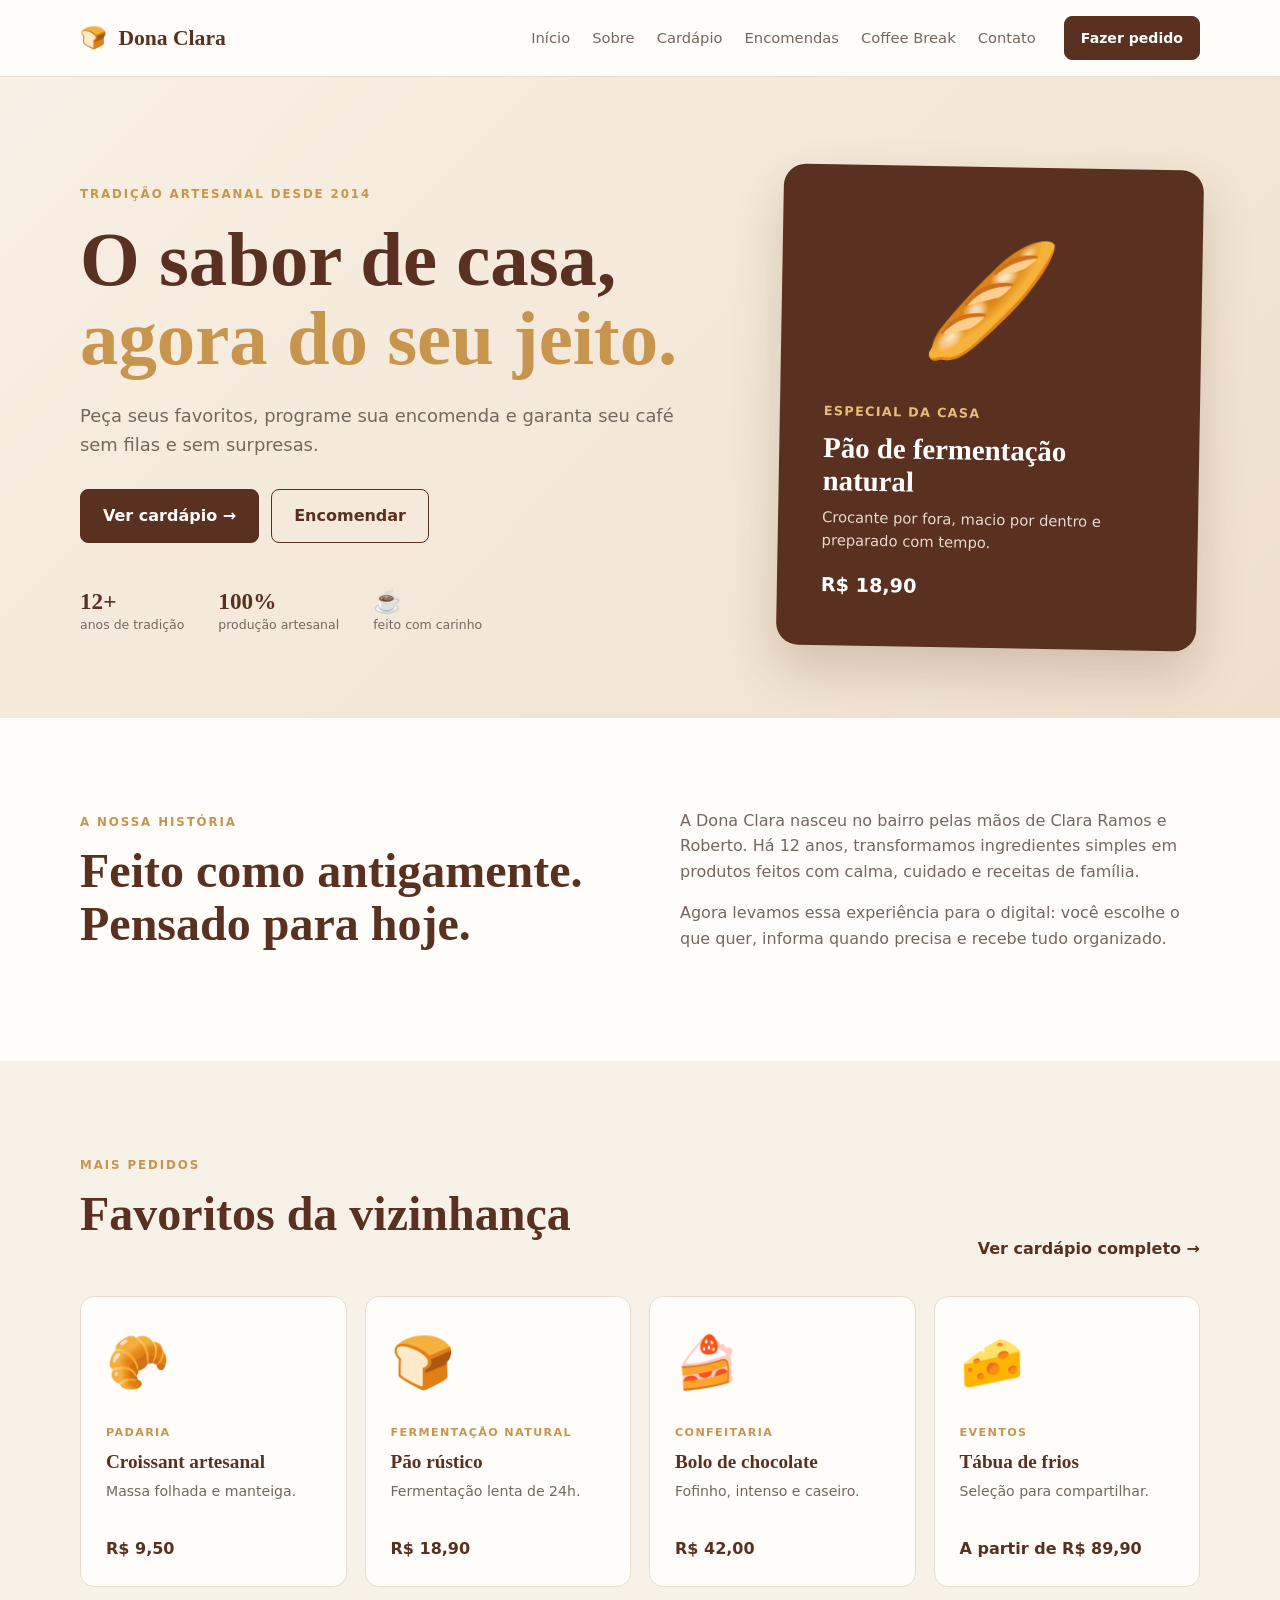
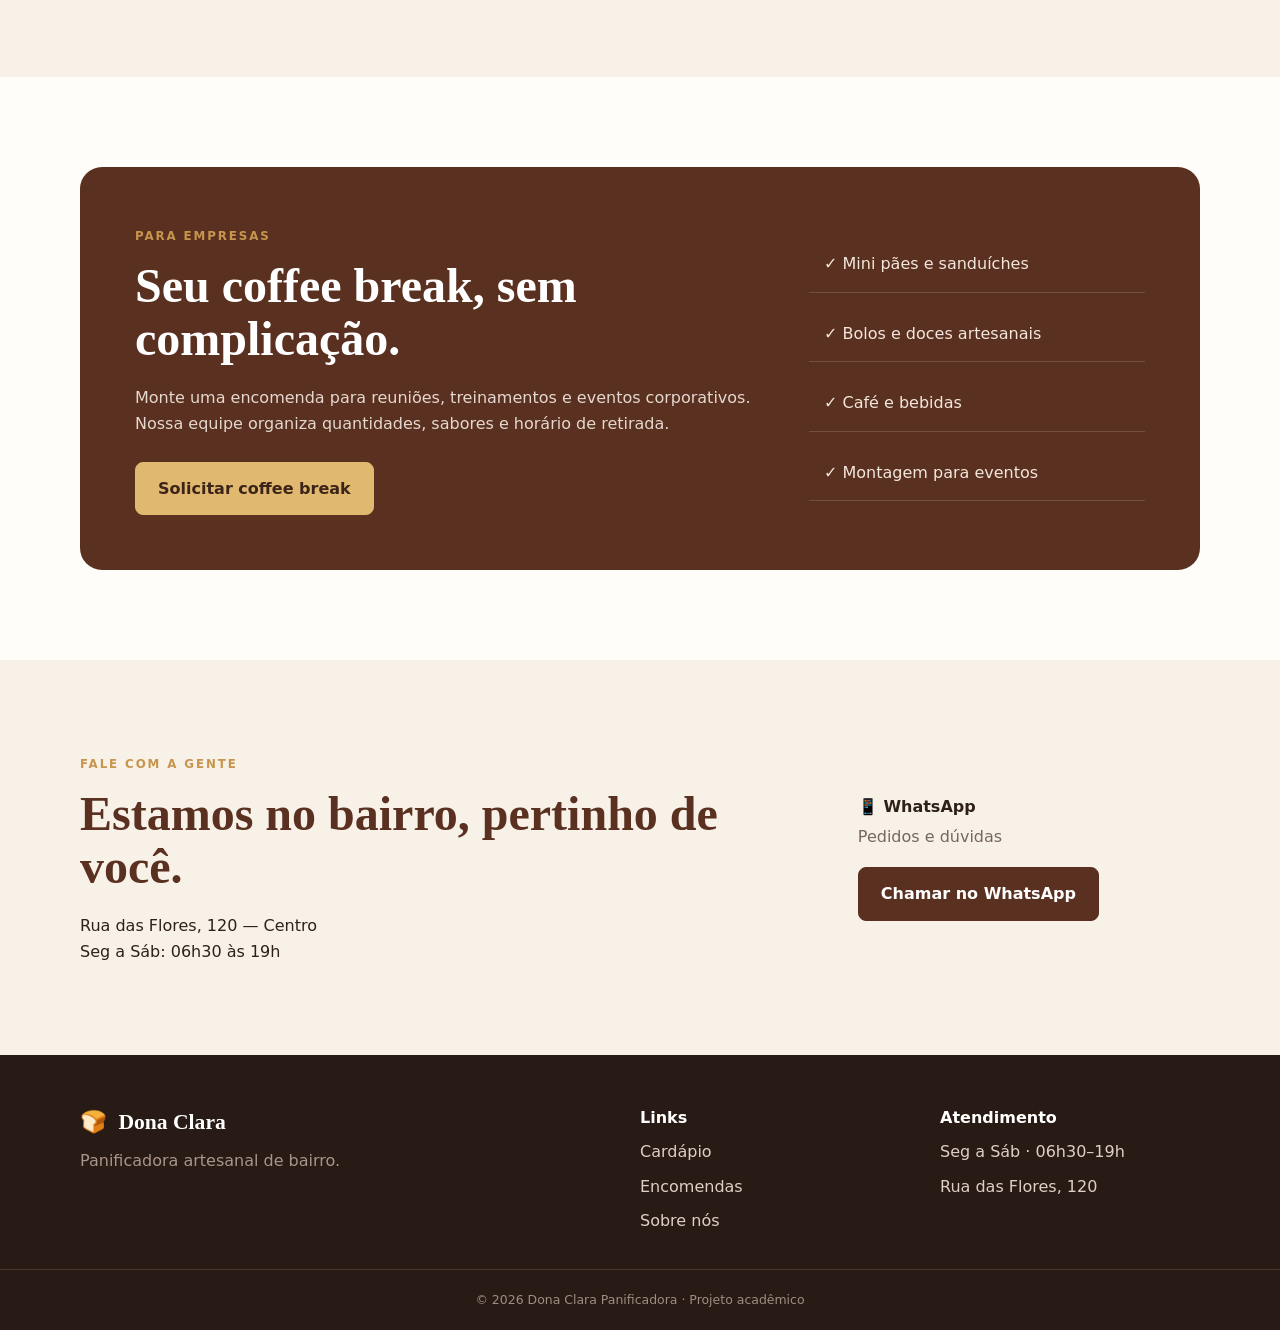
<file: index.html>
<!DOCTYPE html>
<html lang="pt-BR">
<head>
  <meta charset="UTF-8">
  <meta name="viewport" content="width=device-width, initial-scale=1.0">
  <meta name="description" content="Dona Clara Panificadora Artesanal - pães de fermentação natural, bolos, doces e encomendas.">
  <title>Dona Clara | Panificadora Artesanal</title>
  <link rel="stylesheet" href="css/style.css">
</head>
<body>
<header class="header">
  <nav class="nav container">
    <a class="logo" href="index.html"><span>🍞</span> Dona Clara</a>
    <button class="menu-toggle" aria-label="Abrir menu">☰</button>
    <div class="nav-links">
      <a href="#inicio">Início</a>
      <a href="#sobre">Sobre</a>
      <a href="cardapio.html">Cardápio</a>
      <a href="encomenda.html">Encomendas</a>
      <a href="#coffee">Coffee Break</a>
      <a href="#contato">Contato</a>
    </div>
    <a class="btn btn-small" href="encomenda.html">Fazer pedido</a>
  </nav>
</header>

<main>
<section id="inicio" class="hero">
  <div class="container hero-grid">
    <div class="hero-content">
      <span class="eyebrow">TRADIÇÃO ARTESANAL DESDE 2014</span>
      <h1>O sabor de casa, <em>agora do seu jeito.</em></h1>
      <p>Peça seus favoritos, programe sua encomenda e garanta seu café sem filas e sem surpresas.</p>
      <div class="hero-actions">
        <a class="btn" href="cardapio.html">Ver cardápio →</a>
        <a class="btn btn-outline" href="encomenda.html">Encomendar</a>
      </div>
      <div class="trust">
        <div><strong>12+</strong><span>anos de tradição</span></div>
        <div><strong>100%</strong><span>produção artesanal</span></div>
        <div><strong>☕</strong><span>feito com carinho</span></div>
      </div>
    </div>
    <div class="hero-card">
      <div class="bread-art">🥖</div>
      <span>Especial da casa</span>
      <h3>Pão de fermentação natural</h3>
      <p>Crocante por fora, macio por dentro e preparado com tempo.</p>
      <strong>R$ 18,90</strong>
    </div>
  </div>
</section>

<section class="section" id="sobre">
  <div class="container split">
    <div>
      <span class="eyebrow">A NOSSA HISTÓRIA</span>
      <h2>Feito como antigamente. Pensado para hoje.</h2>
    </div>
    <div>
      <p>A Dona Clara nasceu no bairro pelas mãos de Clara Ramos e Roberto. Há 12 anos, transformamos ingredientes simples em produtos feitos com calma, cuidado e receitas de família.</p>
      <p>Agora levamos essa experiência para o digital: você escolhe o que quer, informa quando precisa e recebe tudo organizado.</p>
    </div>
  </div>
</section>

<section class="section section-soft">
  <div class="container">
    <div class="section-heading">
      <div><span class="eyebrow">MAIS PEDIDOS</span><h2>Favoritos da vizinhança</h2></div>
      <a href="cardapio.html" class="text-link">Ver cardápio completo →</a>
    </div>
    <div class="product-grid">
      <article class="product-card"><div class="product-icon">🥐</div><span>Padaria</span><h3>Croissant artesanal</h3><p>Massa folhada e manteiga.</p><strong>R$ 9,50</strong></article>
      <article class="product-card"><div class="product-icon">🍞</div><span>Fermentação natural</span><h3>Pão rústico</h3><p>Fermentação lenta de 24h.</p><strong>R$ 18,90</strong></article>
      <article class="product-card"><div class="product-icon">🍰</div><span>Confeitaria</span><h3>Bolo de chocolate</h3><p>Fofinho, intenso e caseiro.</p><strong>R$ 42,00</strong></article>
      <article class="product-card"><div class="product-icon">🧀</div><span>Eventos</span><h3>Tábua de frios</h3><p>Seleção para compartilhar.</p><strong>A partir de R$ 89,90</strong></article>
    </div>
  </div>
</section>

<section class="section" id="coffee">
  <div class="container coffee">
    <div>
      <span class="eyebrow">PARA EMPRESAS</span>
      <h2>Seu coffee break, sem complicação.</h2>
      <p>Monte uma encomenda para reuniões, treinamentos e eventos corporativos. Nossa equipe organiza quantidades, sabores e horário de retirada.</p>
      <a class="btn" href="encomenda.html?tipo=coffee">Solicitar coffee break</a>
    </div>
    <div class="coffee-list">
      <div>✓ Mini pães e sanduíches</div>
      <div>✓ Bolos e doces artesanais</div>
      <div>✓ Café e bebidas</div>
      <div>✓ Montagem para eventos</div>
    </div>
  </div>
</section>

<section class="section section-soft" id="contato">
  <div class="container contact-grid">
    <div><span class="eyebrow">FALE COM A GENTE</span><h2>Estamos no bairro, pertinho de você.</h2><p>Rua das Flores, 120 — Centro<br>Seg a Sáb: 06h30 às 19h</p></div>
    <div class="contact-card"><strong>📱 WhatsApp</strong><p>Pedidos e dúvidas</p><a href="https://wa.me/5541999999999" class="btn">Chamar no WhatsApp</a></div>
  </div>
</section>
</main>

<footer class="footer">
  <div class="container footer-grid">
    <div><a class="logo" href="#"><span>🍞</span> Dona Clara</a><p>Panificadora artesanal de bairro.</p></div>
    <div><strong>Links</strong><a href="cardapio.html">Cardápio</a><a href="encomenda.html">Encomendas</a><a href="#sobre">Sobre nós</a></div>
    <div><strong>Atendimento</strong><span>Seg a Sáb · 06h30–19h</span><span>Rua das Flores, 120</span></div>
  </div>
  <div class="copyright">© 2026 Dona Clara Panificadora · Projeto acadêmico</div>
</footer>
<script src="js/script.js"></script>
</body>
</html>
</file>
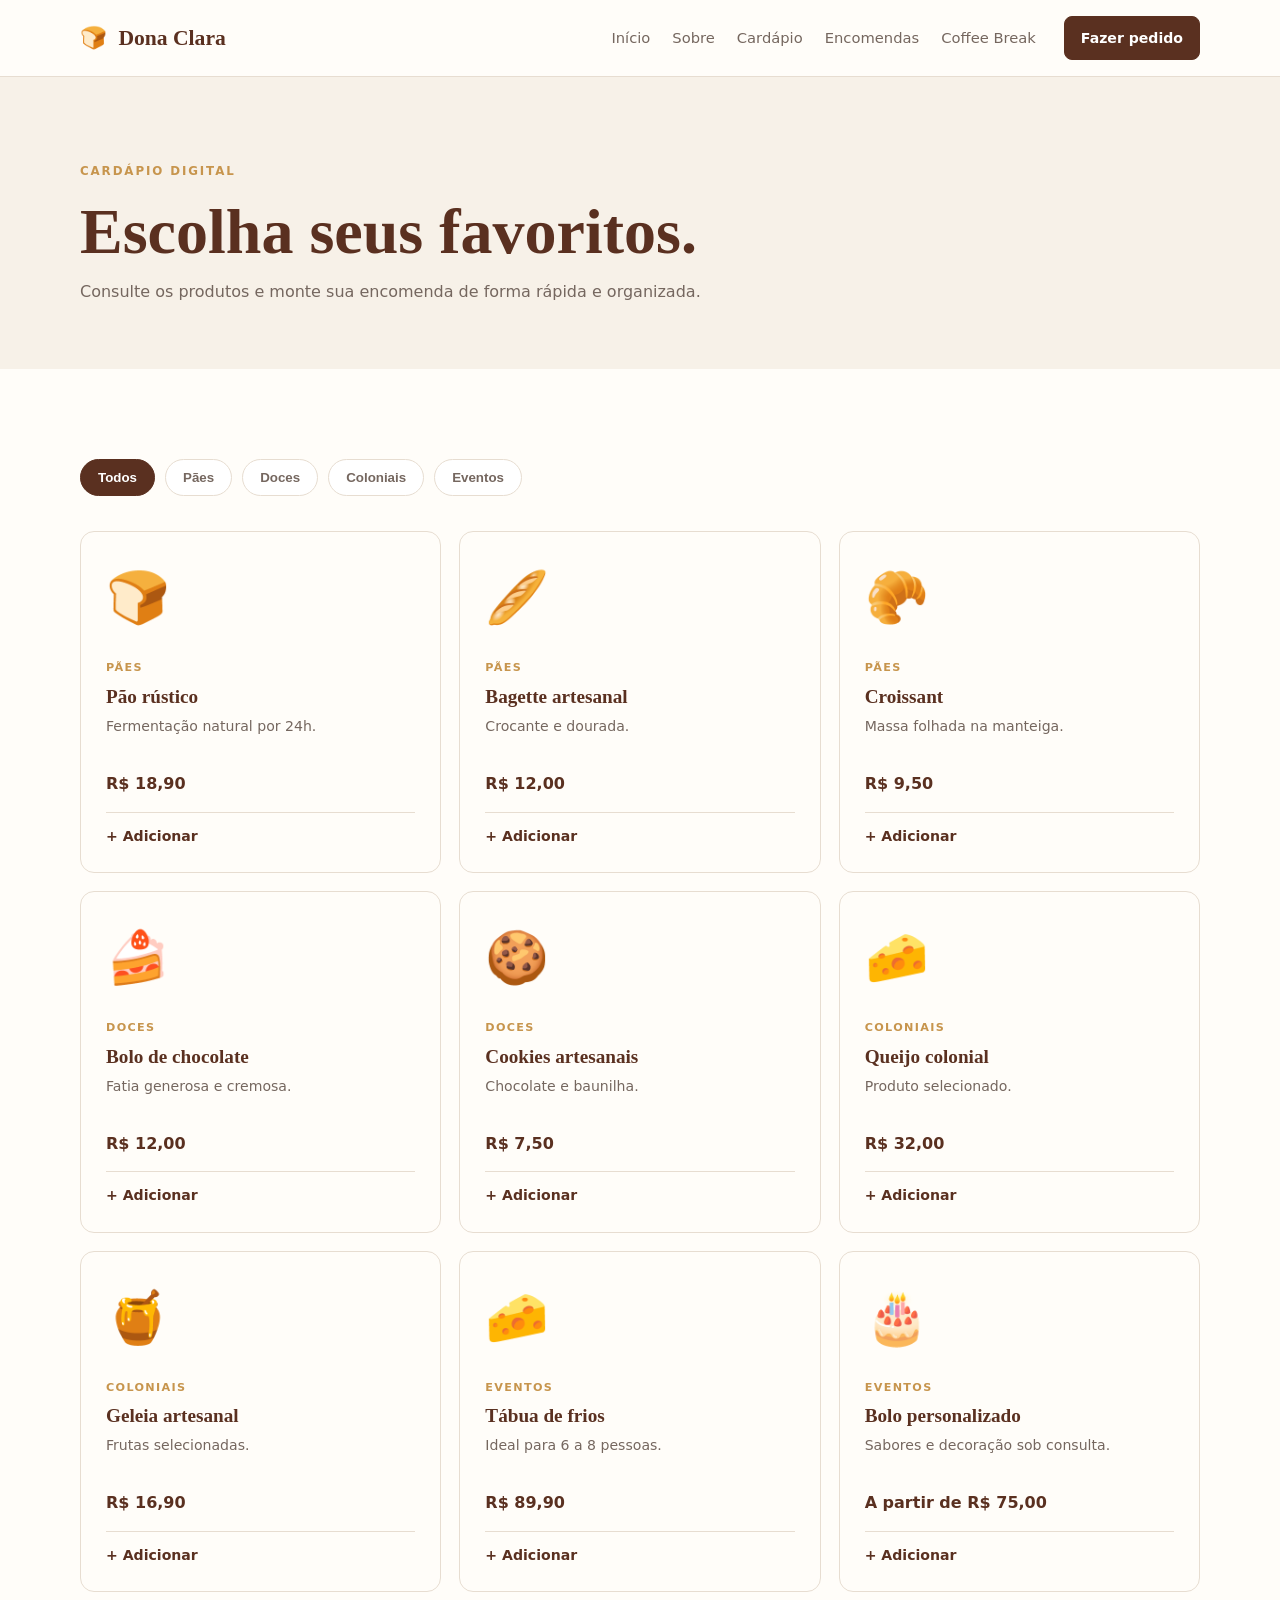
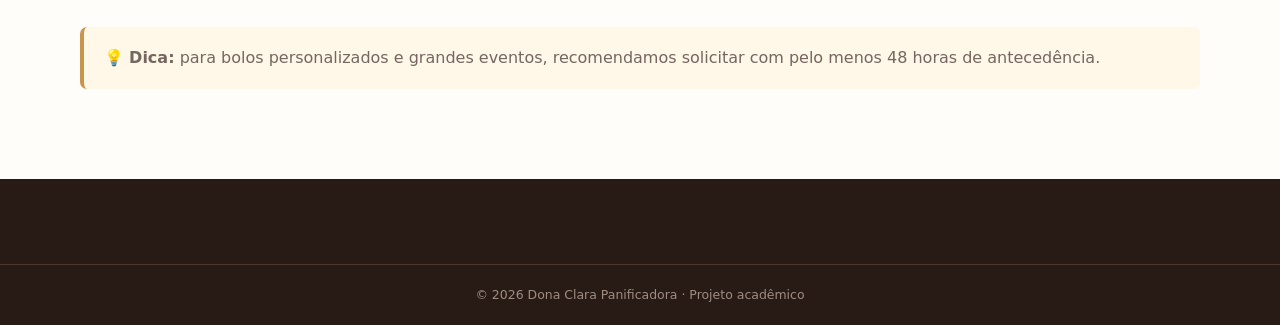
<file: cardapio.html>
<!DOCTYPE html>
<html lang="pt-BR">
<head>
<meta charset="UTF-8"><meta name="viewport" content="width=device-width, initial-scale=1.0">
<title>Cardápio | Dona Clara</title><link rel="stylesheet" href="css/style.css">
</head>
<body>
<header class="header"><nav class="nav container"><a class="logo" href="index.html"><span>🍞</span> Dona Clara</a><button class="menu-toggle">☰</button><div class="nav-links"><a href="index.html">Início</a><a href="index.html#sobre">Sobre</a><a href="cardapio.html">Cardápio</a><a href="encomenda.html">Encomendas</a><a href="index.html#coffee">Coffee Break</a></div><a class="btn btn-small" href="encomenda.html">Fazer pedido</a></nav></header>
<main>
<section class="page-hero"><div class="container"><span class="eyebrow">CARDÁPIO DIGITAL</span><h1>Escolha seus favoritos.</h1><p>Consulte os produtos e monte sua encomenda de forma rápida e organizada.</p></div></section>
<section class="section"><div class="container">
<div class="filters"><button class="filter active" data-filter="todos">Todos</button><button class="filter" data-filter="paes">Pães</button><button class="filter" data-filter="doces">Doces</button><button class="filter" data-filter="coloniais">Coloniais</button><button class="filter" data-filter="eventos">Eventos</button></div>
<div class="product-grid menu-grid">
<article class="product-card menu-item" data-category="paes"><div class="product-icon">🍞</div><span>Pães</span><h3>Pão rústico</h3><p>Fermentação natural por 24h.</p><strong>R$ 18,90</strong><a class="add-btn" href="encomenda.html?produto=Pão%20rústico">+ Adicionar</a></article>
<article class="product-card menu-item" data-category="paes"><div class="product-icon">🥖</div><span>Pães</span><h3>Bagette artesanal</h3><p>Crocante e dourada.</p><strong>R$ 12,00</strong><a class="add-btn" href="encomenda.html?produto=Bagette%20artesanal">+ Adicionar</a></article>
<article class="product-card menu-item" data-category="paes"><div class="product-icon">🥐</div><span>Pães</span><h3>Croissant</h3><p>Massa folhada na manteiga.</p><strong>R$ 9,50</strong><a class="add-btn" href="encomenda.html?produto=Croissant">+ Adicionar</a></article>
<article class="product-card menu-item" data-category="doces"><div class="product-icon">🍰</div><span>Doces</span><h3>Bolo de chocolate</h3><p>Fatia generosa e cremosa.</p><strong>R$ 12,00</strong><a class="add-btn" href="encomenda.html?produto=Bolo%20de%20chocolate">+ Adicionar</a></article>
<article class="product-card menu-item" data-category="doces"><div class="product-icon">🍪</div><span>Doces</span><h3>Cookies artesanais</h3><p>Chocolate e baunilha.</p><strong>R$ 7,50</strong><a class="add-btn" href="encomenda.html?produto=Cookies%20artesanais">+ Adicionar</a></article>
<article class="product-card menu-item" data-category="coloniais"><div class="product-icon">🧀</div><span>Coloniais</span><h3>Queijo colonial</h3><p>Produto selecionado.</p><strong>R$ 32,00</strong><a class="add-btn" href="encomenda.html?produto=Queijo%20colonial">+ Adicionar</a></article>
<article class="product-card menu-item" data-category="coloniais"><div class="product-icon">🍯</div><span>Coloniais</span><h3>Geleia artesanal</h3><p>Frutas selecionadas.</p><strong>R$ 16,90</strong><a class="add-btn" href="encomenda.html?produto=Geleia%20artesanal">+ Adicionar</a></article>
<article class="product-card menu-item" data-category="eventos"><div class="product-icon">🧀</div><span>Eventos</span><h3>Tábua de frios</h3><p>Ideal para 6 a 8 pessoas.</p><strong>R$ 89,90</strong><a class="add-btn" href="encomenda.html?produto=Tábua%20de%20frios">+ Adicionar</a></article>
<article class="product-card menu-item" data-category="eventos"><div class="product-icon">🎂</div><span>Eventos</span><h3>Bolo personalizado</h3><p>Sabores e decoração sob consulta.</p><strong>A partir de R$ 75,00</strong><a class="add-btn" href="encomenda.html?produto=Bolo%20personalizado">+ Adicionar</a></article>
</div>
<div class="notice">💡 <strong>Dica:</strong> para bolos personalizados e grandes eventos, recomendamos solicitar com pelo menos 48 horas de antecedência.</div>
</div></section>
</main>
<footer class="footer"><div class="copyright">© 2026 Dona Clara Panificadora · Projeto acadêmico</div></footer>
<script src="js/script.js"></script>
</body>
</html>
</file>
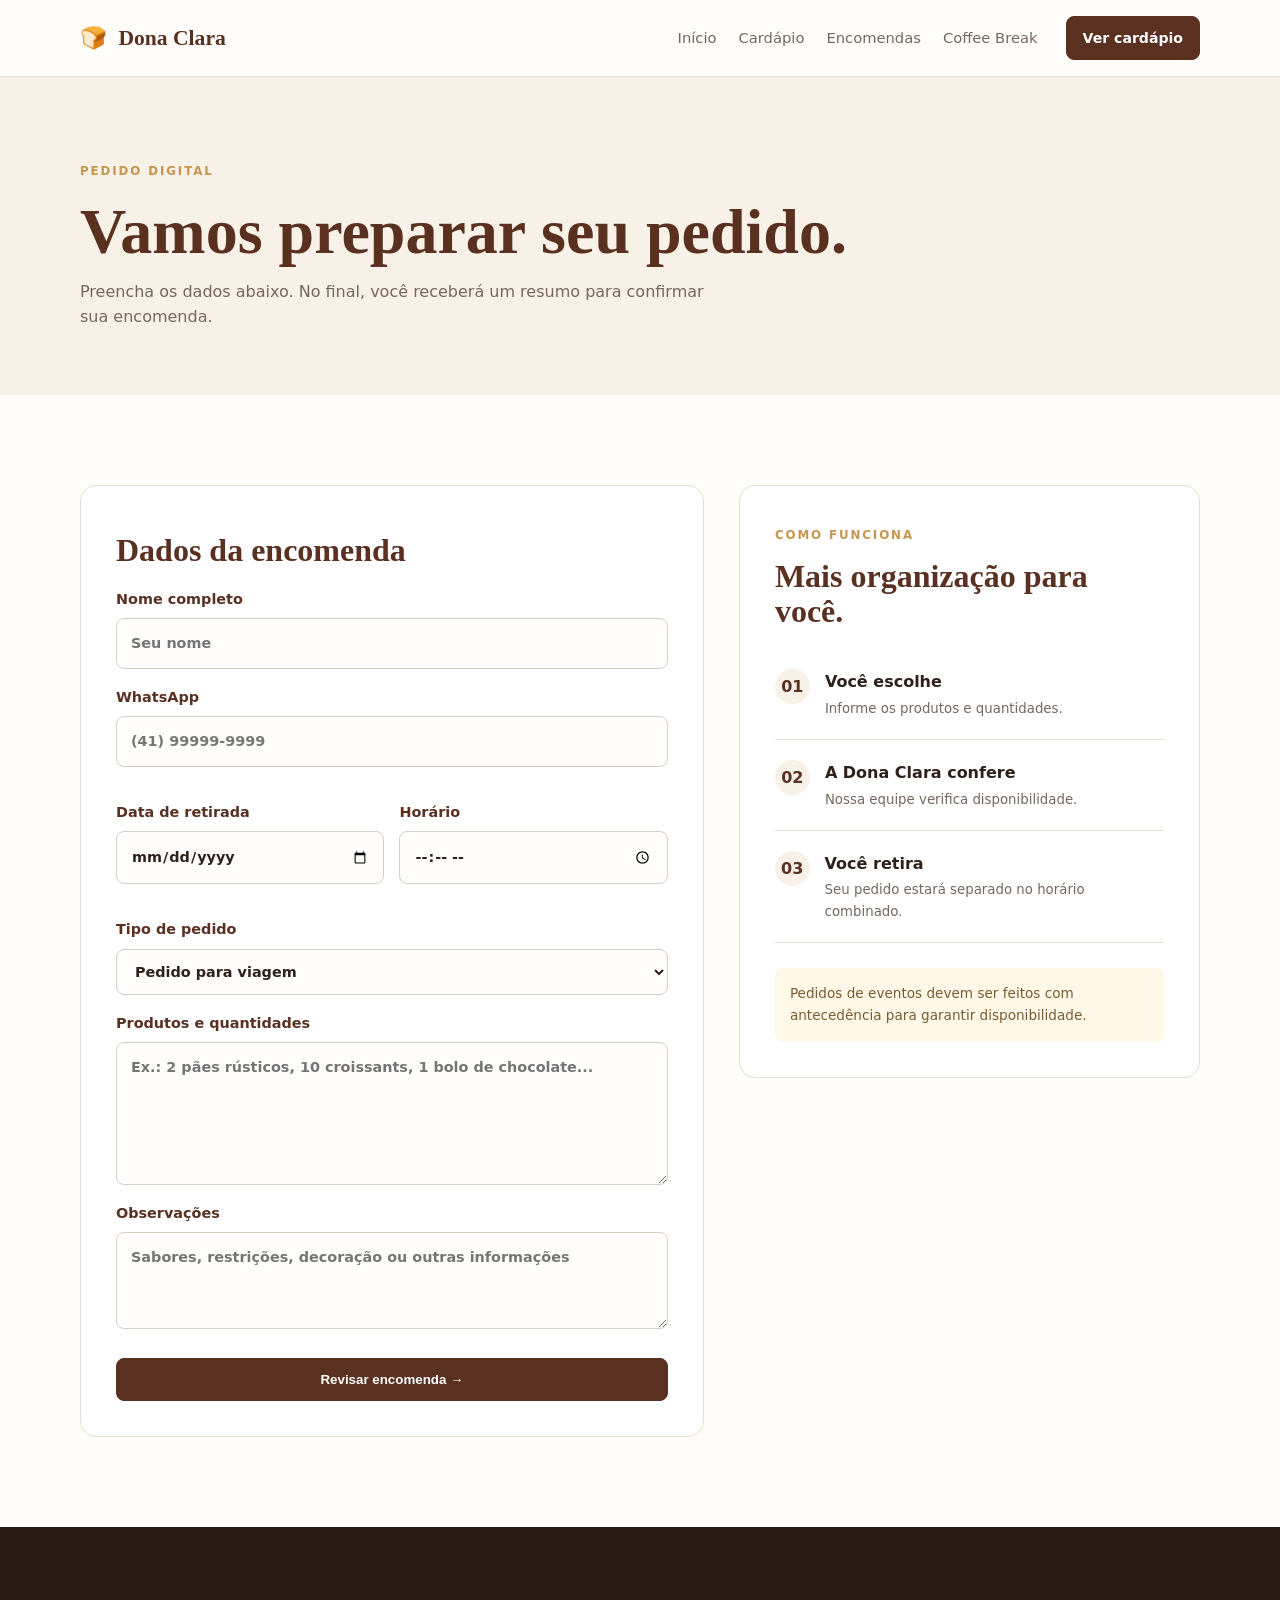
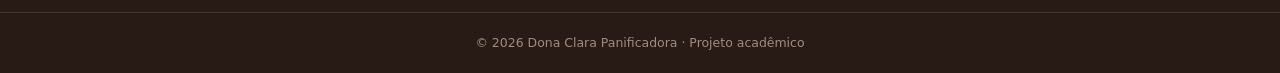
<file: encomenda.html>
<!DOCTYPE html>
<html lang="pt-BR">
<head>
<meta charset="UTF-8"><meta name="viewport" content="width=device-width, initial-scale=1.0">
<title>Encomenda | Dona Clara</title><link rel="stylesheet" href="css/style.css">
</head>
<body>
<header class="header"><nav class="nav container"><a class="logo" href="index.html"><span>🍞</span> Dona Clara</a><button class="menu-toggle">☰</button><div class="nav-links"><a href="index.html">Início</a><a href="cardapio.html">Cardápio</a><a href="encomenda.html">Encomendas</a><a href="index.html#coffee">Coffee Break</a></div><a class="btn btn-small" href="cardapio.html">Ver cardápio</a></nav></header>
<main>
<section class="page-hero"><div class="container"><span class="eyebrow">PEDIDO DIGITAL</span><h1>Vamos preparar seu pedido.</h1><p>Preencha os dados abaixo. No final, você receberá um resumo para confirmar sua encomenda.</p></div></section>
<section class="section"><div class="container form-layout">
<form id="orderForm" class="form-card">
<h2>Dados da encomenda</h2>
<label>Nome completo<input required id="nome" type="text" placeholder="Seu nome"></label>
<label>WhatsApp<input required id="telefone" type="tel" placeholder="(41) 99999-9999"></label>
<div class="form-row"><label>Data de retirada<input required id="data" type="date"></label><label>Horário<input required id="hora" type="time"></label></div>
<label>Tipo de pedido<select id="tipo"><option>Pedido para viagem</option><option>Encomenda de evento</option><option>Coffee break corporativo</option></select></label>
<label>Produtos e quantidades<textarea required id="produtos" rows="5" placeholder="Ex.: 2 pães rústicos, 10 croissants, 1 bolo de chocolate..."></textarea></label>
<label>Observações<textarea id="obs" rows="3" placeholder="Sabores, restrições, decoração ou outras informações"></textarea></label>
<button class="btn" type="submit">Revisar encomenda →</button>
</form>
<aside class="summary-card"><span class="eyebrow">COMO FUNCIONA</span><h2>Mais organização para você.</h2><div class="step"><b>01</b><span><strong>Você escolhe</strong><small>Informe os produtos e quantidades.</small></span></div><div class="step"><b>02</b><span><strong>A Dona Clara confere</strong><small>Nossa equipe verifica disponibilidade.</small></span></div><div class="step"><b>03</b><span><strong>Você retira</strong><small>Seu pedido estará separado no horário combinado.</small></span></div><div class="warning">Pedidos de eventos devem ser feitos com antecedência para garantir disponibilidade.</div></aside>
</div></section>
</main>
<footer class="footer"><div class="copyright">© 2026 Dona Clara Panificadora · Projeto acadêmico</div></footer>
<div id="modal" class="modal"><div class="modal-box"><button class="close">×</button><span class="eyebrow">RESUMO DO PEDIDO</span><h2>Confira antes de enviar</h2><div id="summary"></div><a id="whatsappBtn" class="btn" target="_blank">Enviar pelo WhatsApp →</a><p class="modal-note">Demonstração acadêmica: o envio usa um número fictício.</p></div></div>
<script src="js/script.js"></script>
</body>
</html>
</file>
<file: css/style.css>
:root{--brown:#5a3020;--brown2:#7b4932;--cream:#f7f1e8;--paper:#fffdf9;--gold:#c7954d;--ink:#2e211b;--muted:#75675f;--line:#e7ddd1}
*{box-sizing:border-box;margin:0;padding:0}
html{scroll-behavior:smooth}
body{font-family:Inter,ui-sans-serif,system-ui,-apple-system,BlinkMacSystemFont,"Segoe UI",sans-serif;color:var(--ink);background:var(--paper);line-height:1.6}
a{text-decoration:none;color:inherit}
.container{width:min(1120px,92%);margin:auto}
.header{position:sticky;top:0;z-index:10;background:rgba(255,253,249,.96);backdrop-filter:blur(12px);border-bottom:1px solid var(--line)}
.nav{height:76px;display:flex;align-items:center;gap:28px}
.logo{font-family:Georgia,serif;font-weight:800;font-size:1.35rem;color:var(--brown);margin-right:auto}
.logo span{margin-right:6px}
.nav-links{display:flex;gap:22px;font-size:.92rem;color:var(--muted)}
.nav-links a:hover{color:var(--brown)}
.btn{display:inline-flex;align-items:center;justify-content:center;background:var(--brown);color:white;padding:13px 22px;border-radius:8px;font-weight:700;border:1px solid var(--brown);cursor:pointer;transition:.2s}
.btn:hover{transform:translateY(-2px);background:#462318}
.btn-outline{background:transparent;color:var(--brown)}
.btn-small{padding:10px 16px;font-size:.88rem}
.menu-toggle{display:none;background:none;border:0;font-size:1.5rem}
.hero{background:linear-gradient(135deg,#f8f0e4,#efe0cd);padding:90px 0 70px;overflow:hidden}
.hero-grid{display:grid;grid-template-columns:1.2fr .8fr;align-items:center;gap:70px}
.eyebrow{font-size:.74rem;letter-spacing:.16em;color:var(--gold);font-weight:800}
.hero h1,.page-hero h1{font:700 clamp(2.8rem,6vw,5rem)/1.02 Georgia,serif;margin:16px 0 24px;color:var(--brown)}
.hero h1 em{color:var(--gold);font-style:normal}
.hero p{font-size:1.12rem;color:var(--muted);max-width:600px}
.hero-actions{display:flex;gap:12px;margin:30px 0}
.trust{display:flex;gap:34px;margin-top:45px}
.trust div{display:flex;flex-direction:column}
.trust strong{font:700 1.45rem Georgia,serif;color:var(--brown)}
.trust span{font-size:.78rem;color:var(--muted)}
.hero-card{background:var(--brown);color:white;padding:44px;border-radius:22px;box-shadow:0 24px 50px rgba(90,48,32,.2);transform:rotate(1deg)}
.bread-art{font-size:7rem;text-align:center;margin-bottom:10px}
.hero-card span{color:#e5bc79;font-size:.8rem;font-weight:800;letter-spacing:.1em;text-transform:uppercase}
.hero-card h3{font:700 1.8rem Georgia,serif;margin:8px 0}
.hero-card p{color:#e6d9ce;font-size:.92rem;margin-bottom:18px}
.hero-card strong{font-size:1.2rem}
.section{padding:90px 0}
.section-soft{background:var(--cream)}
.split{display:grid;grid-template-columns:1fr 1fr;gap:80px}
h2{font:700 clamp(2rem,4vw,3rem)/1.1 Georgia,serif;color:var(--brown);margin:12px 0 20px}
.split p{color:var(--muted);margin-bottom:16px}
.section-heading{display:flex;align-items:end;justify-content:space-between;margin-bottom:35px}
.text-link{color:var(--brown);font-weight:700}
.product-grid{display:grid;grid-template-columns:repeat(4,1fr);gap:18px}
.product-card{background:var(--paper);border:1px solid var(--line);border-radius:14px;padding:25px;transition:.2s}
.product-card:hover{transform:translateY(-4px);box-shadow:0 12px 30px rgba(70,40,20,.08)}
.product-icon{font-size:3.2rem;margin-bottom:14px}
.product-card span{font-size:.7rem;text-transform:uppercase;letter-spacing:.12em;color:var(--gold);font-weight:800}
.product-card h3{font:700 1.2rem Georgia,serif;color:var(--brown);margin:7px 0}
.product-card p{font-size:.88rem;color:var(--muted);min-height:42px;margin-bottom:14px}
.product-card strong{display:block;color:var(--brown)}
.add-btn{display:block;margin-top:15px;border-top:1px solid var(--line);padding-top:12px;color:var(--brown);font-weight:800;font-size:.88rem}
.coffee{background:var(--brown);color:white;border-radius:22px;padding:55px;display:grid;grid-template-columns:1.3fr .7fr;gap:50px}
.coffee h2{color:white}.coffee p{color:#e5d8ce;margin-bottom:25px}.coffee .btn{background:#e0b86f;border-color:#e0b86f;color:#3d2418}
.coffee-list{display:grid;gap:13px;align-content:center;color:#f3e6db}.coffee-list div{padding:15px;border-bottom:1px solid rgba(255,255,255,.15)}
.contact-grid{display:grid;grid-template-columns:1.5fr .8fr;gap:50px;align-items:center}
.contact-card{background:var(--cream);padding:30px;border-radius:14px}.contact-card p{color:var(--muted);margin:4px 0 18px}
.footer{background:#281a14;color:#dfd0c6;padding:50px 0 20px}.footer-grid{display:grid;grid-template-columns:2fr 1fr 1fr;gap:40px}.footer .logo{color:#fff}.footer-grid>div{display:flex;flex-direction:column;gap:9px}.footer strong{color:white}.footer p{color:#a9968b}.footer a:hover{color:white}.copyright{border-top:1px solid #49372e;margin-top:35px;padding-top:20px;text-align:center;font-size:.78rem;color:#9e8d82}
.page-hero{padding:80px 0 65px;background:var(--cream)}
.page-hero h1{font-size:clamp(2.5rem,5vw,4rem);margin-bottom:15px}.page-hero p{color:var(--muted);max-width:650px}
.filters{display:flex;gap:10px;flex-wrap:wrap;margin-bottom:35px}.filter{padding:10px 17px;border:1px solid var(--line);background:white;border-radius:30px;cursor:pointer;color:var(--muted);font-weight:700}.filter.active,.filter:hover{background:var(--brown);color:white;border-color:var(--brown)}
.menu-grid{grid-template-columns:repeat(3,1fr)}.notice{margin-top:35px;padding:18px 20px;background:#fff7e8;border-left:4px solid var(--gold);color:var(--muted);border-radius:7px}
.form-layout{display:grid;grid-template-columns:1.15fr .85fr;gap:35px;align-items:start}.form-card,.summary-card{border:1px solid var(--line);border-radius:16px;padding:35px;background:white}.form-card h2,.summary-card h2{font-size:2rem}
label{display:block;font-weight:700;font-size:.9rem;color:var(--brown);margin:17px 0}input,select,textarea{display:block;width:100%;margin-top:7px;border:1px solid #d9cec3;border-radius:8px;padding:13px 14px;font:inherit;color:var(--ink);background:#fffdfb;outline:none}input:focus,select:focus,textarea:focus{border-color:var(--gold);box-shadow:0 0 0 3px rgba(199,149,77,.12)}.form-row{display:grid;grid-template-columns:1fr 1fr;gap:15px}.form-card .btn{width:100%;margin-top:12px}
.step{display:flex;gap:15px;padding:20px 0;border-bottom:1px solid var(--line)}.step b{background:var(--cream);color:var(--brown);width:35px;height:35px;border-radius:50%;display:grid;place-items:center}.step span{display:flex;flex-direction:column}.step small{color:var(--muted);margin-top:3px}.warning{margin-top:25px;background:#fff7e8;padding:15px;border-radius:8px;color:#795c32;font-size:.85rem}
.modal{position:fixed;inset:0;background:rgba(30,18,12,.65);display:none;place-items:center;padding:20px;z-index:30}.modal.show{display:grid}.modal-box{width:min(560px,100%);background:var(--paper);border-radius:18px;padding:38px;position:relative}.close{position:absolute;right:18px;top:12px;background:none;border:0;font-size:2rem;color:var(--muted);cursor:pointer}.modal-box .btn{width:100%;margin-top:22px}.modal-note{font-size:.75rem;color:var(--muted);margin-top:12px;text-align:center}.summary-line{padding:11px 0;border-bottom:1px solid var(--line);color:var(--muted)}.summary-line strong{color:var(--brown)}
@media(max-width:850px){.nav-links{display:none;position:absolute;top:76px;left:0;right:0;background:var(--paper);padding:20px;flex-direction:column;border-bottom:1px solid var(--line)}.nav-links.open{display:flex}.menu-toggle{display:block}.nav>.btn-small{display:none}.hero-grid,.split,.coffee,.contact-grid,.form-layout{grid-template-columns:1fr}.hero{padding-top:60px}.hero-card{max-width:520px}.product-grid,.menu-grid{grid-template-columns:repeat(2,1fr)}.footer-grid{grid-template-columns:1fr 1fr}.coffee{padding:35px}}
@media(max-width:550px){.nav{height:68px}.product-grid,.menu-grid,.footer-grid{grid-template-columns:1fr}.hero h1{font-size:3rem}.trust{gap:15px;flex-wrap:wrap}.section{padding:65px 0}.hero-actions{flex-direction:column}.hero-actions .btn{width:100%}.form-row{grid-template-columns:1fr}.page-hero{padding:55px 0}.coffee{padding:28px}.section-heading{align-items:start;flex-direction:column;gap:10px}}
</file>
